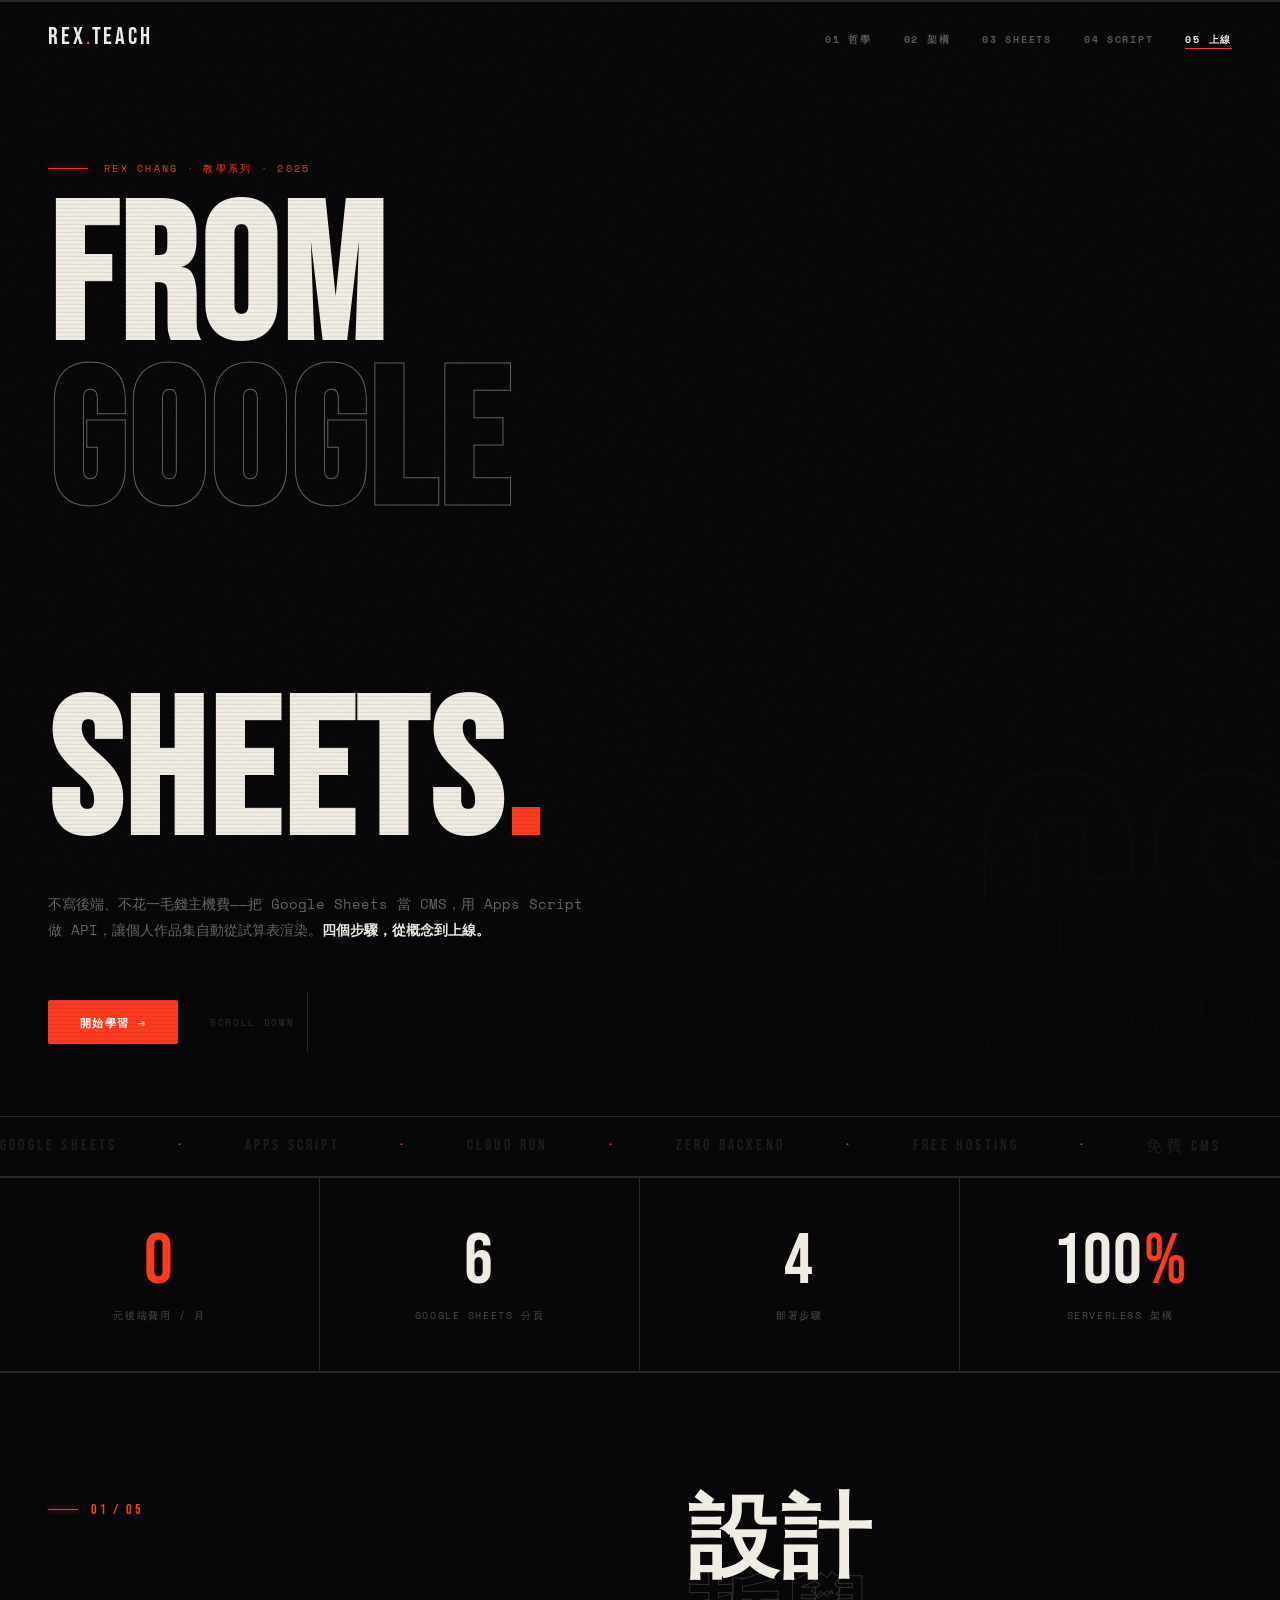
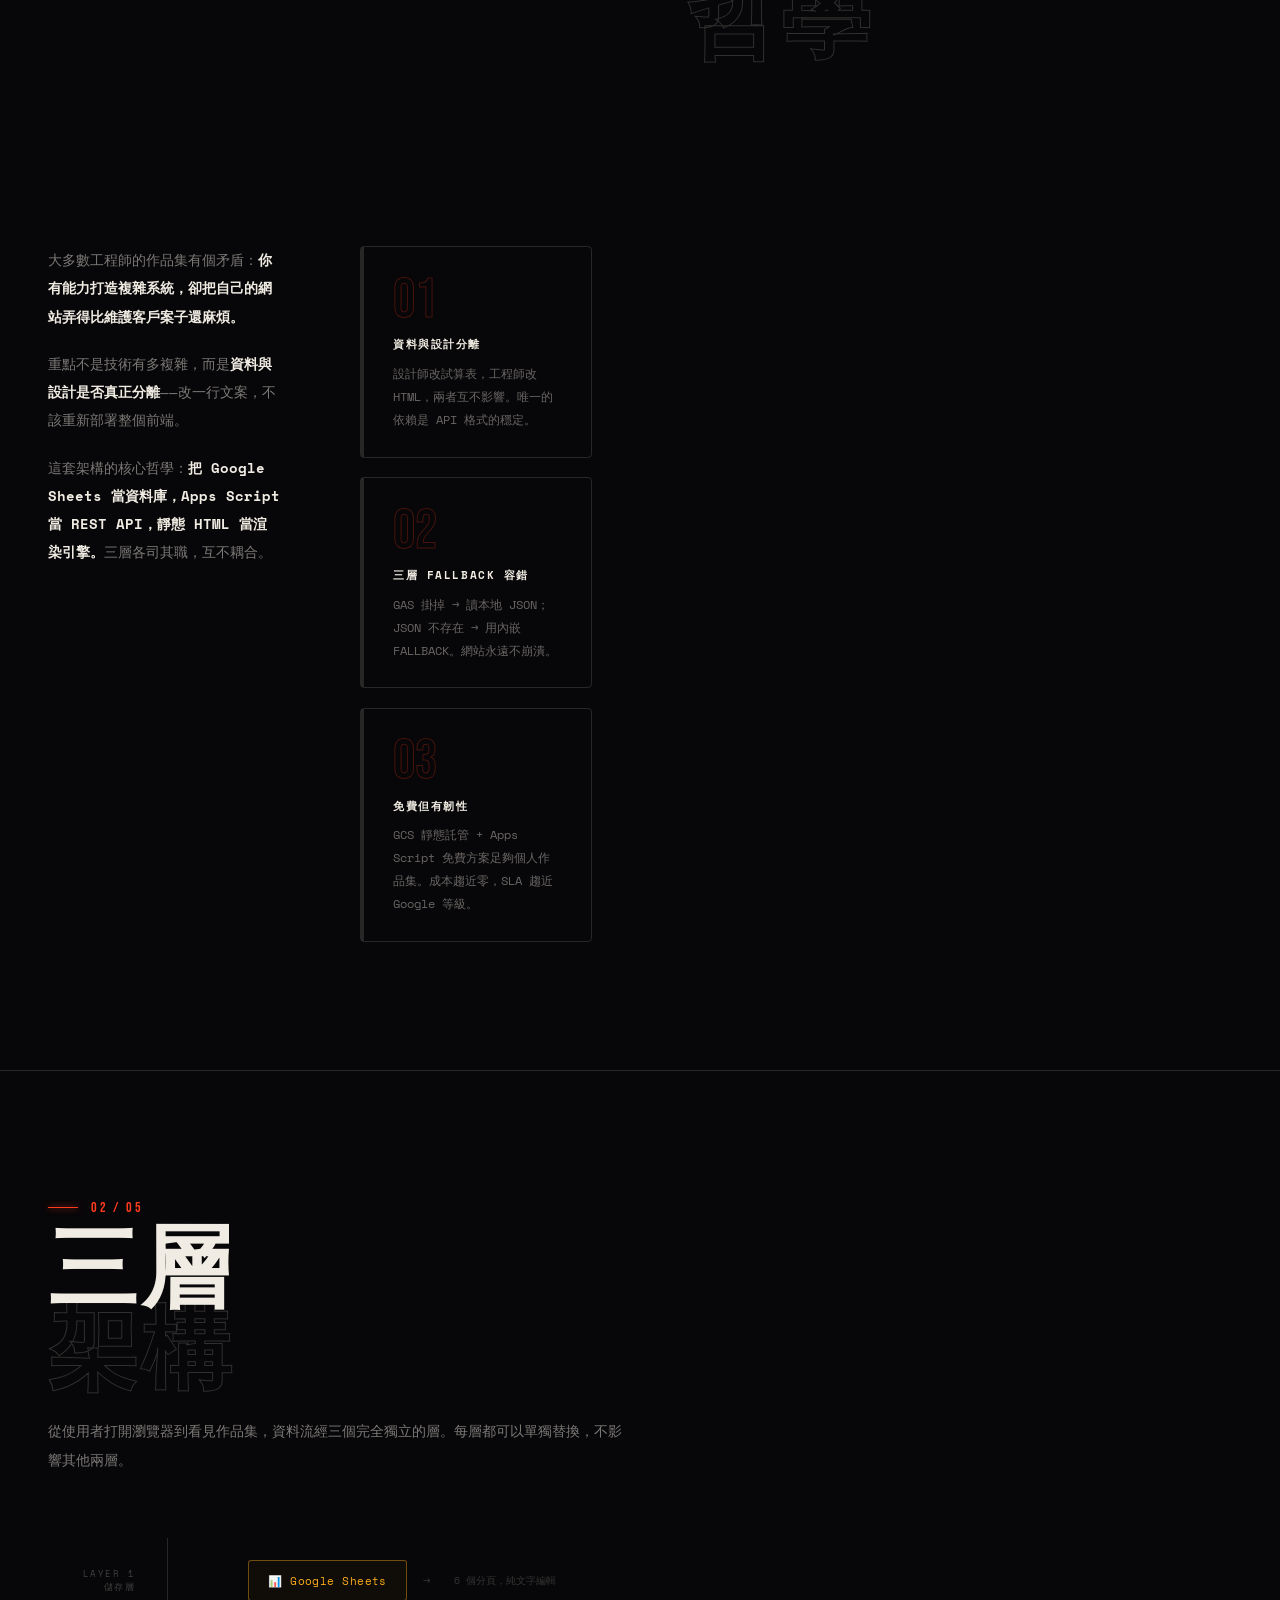
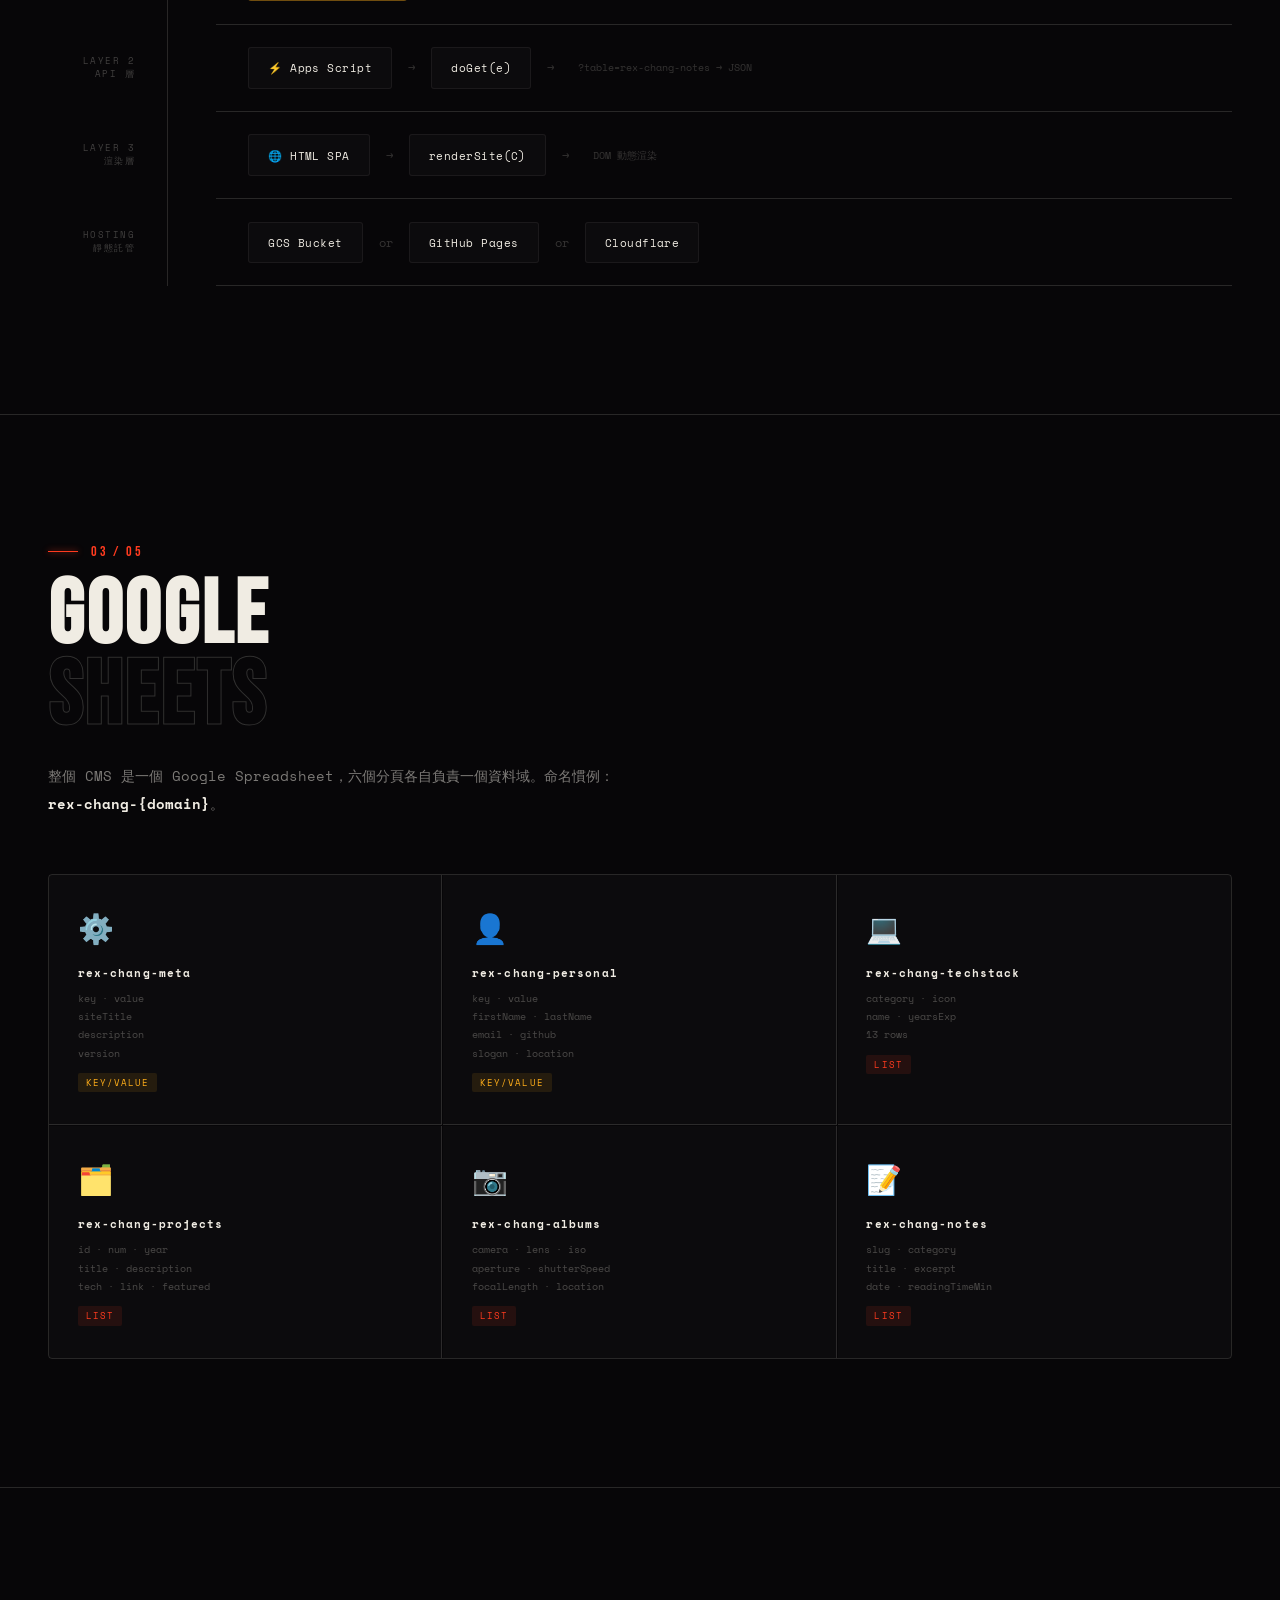
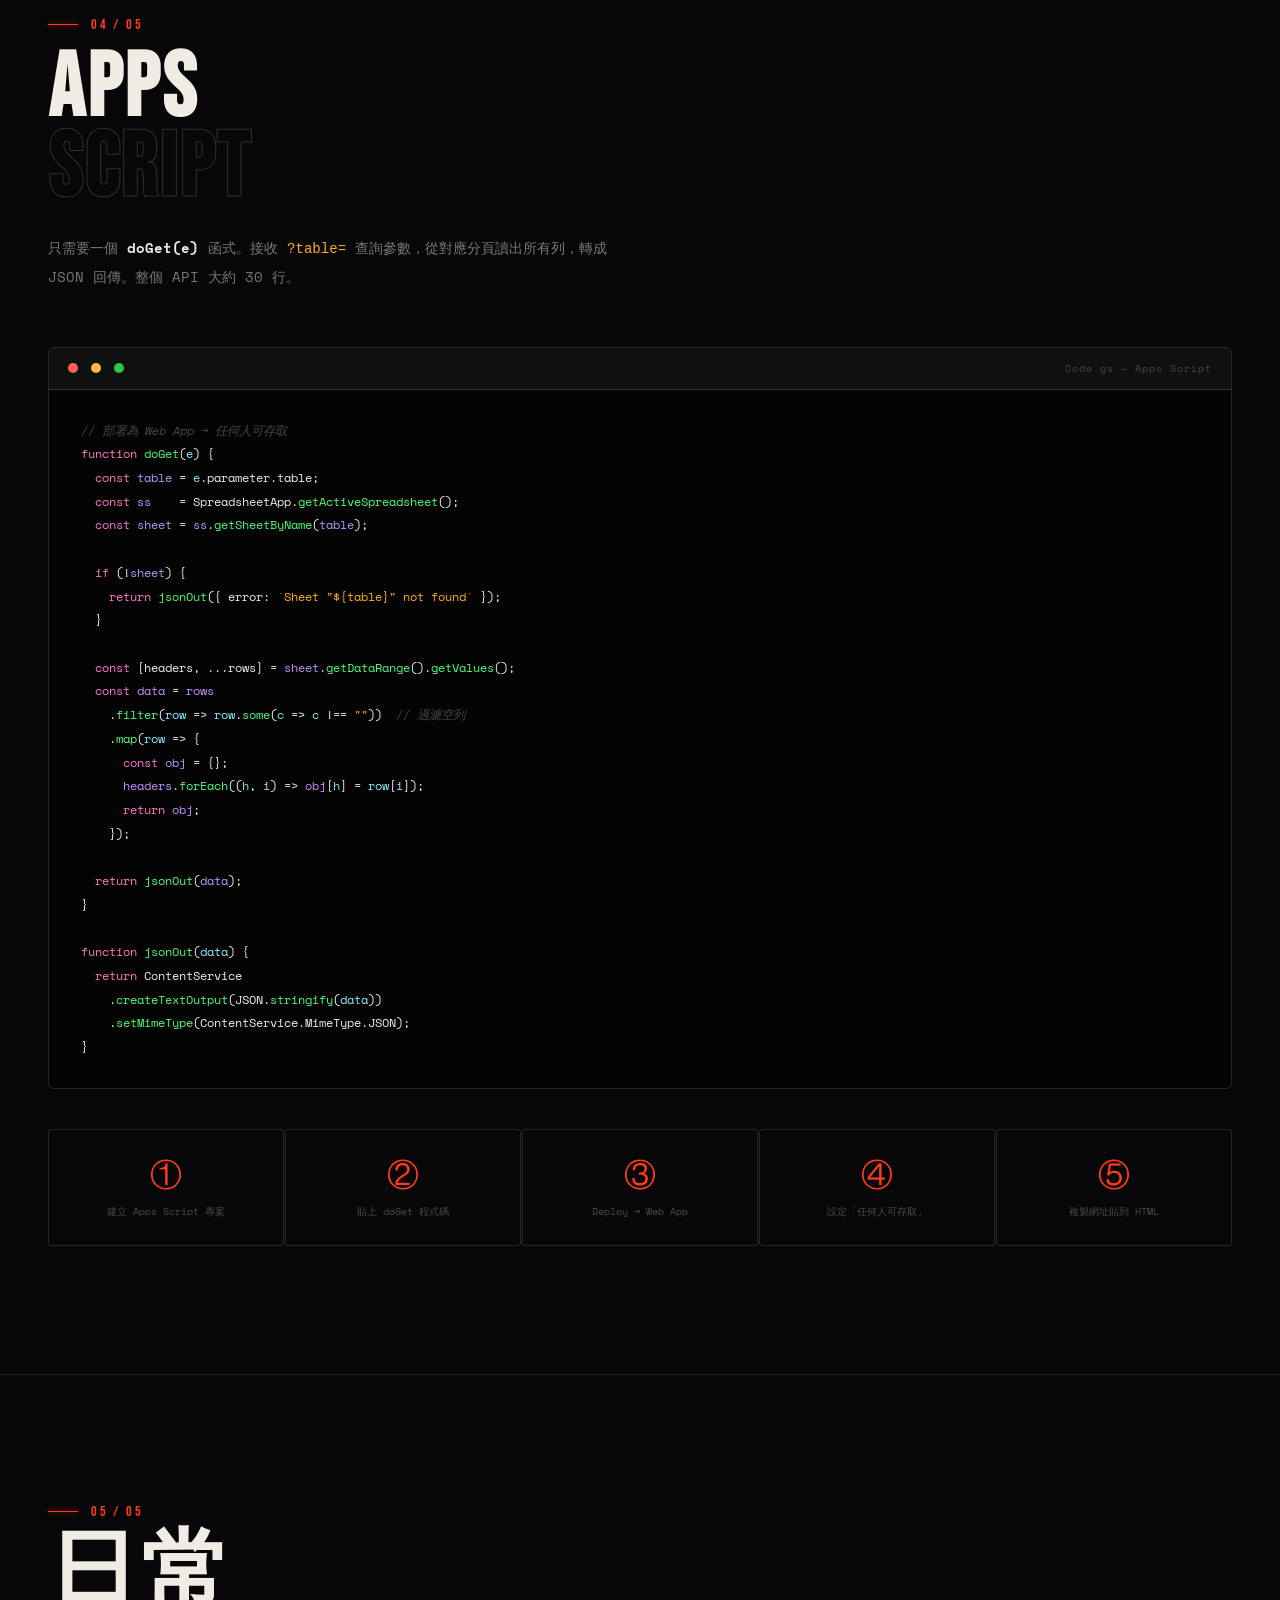
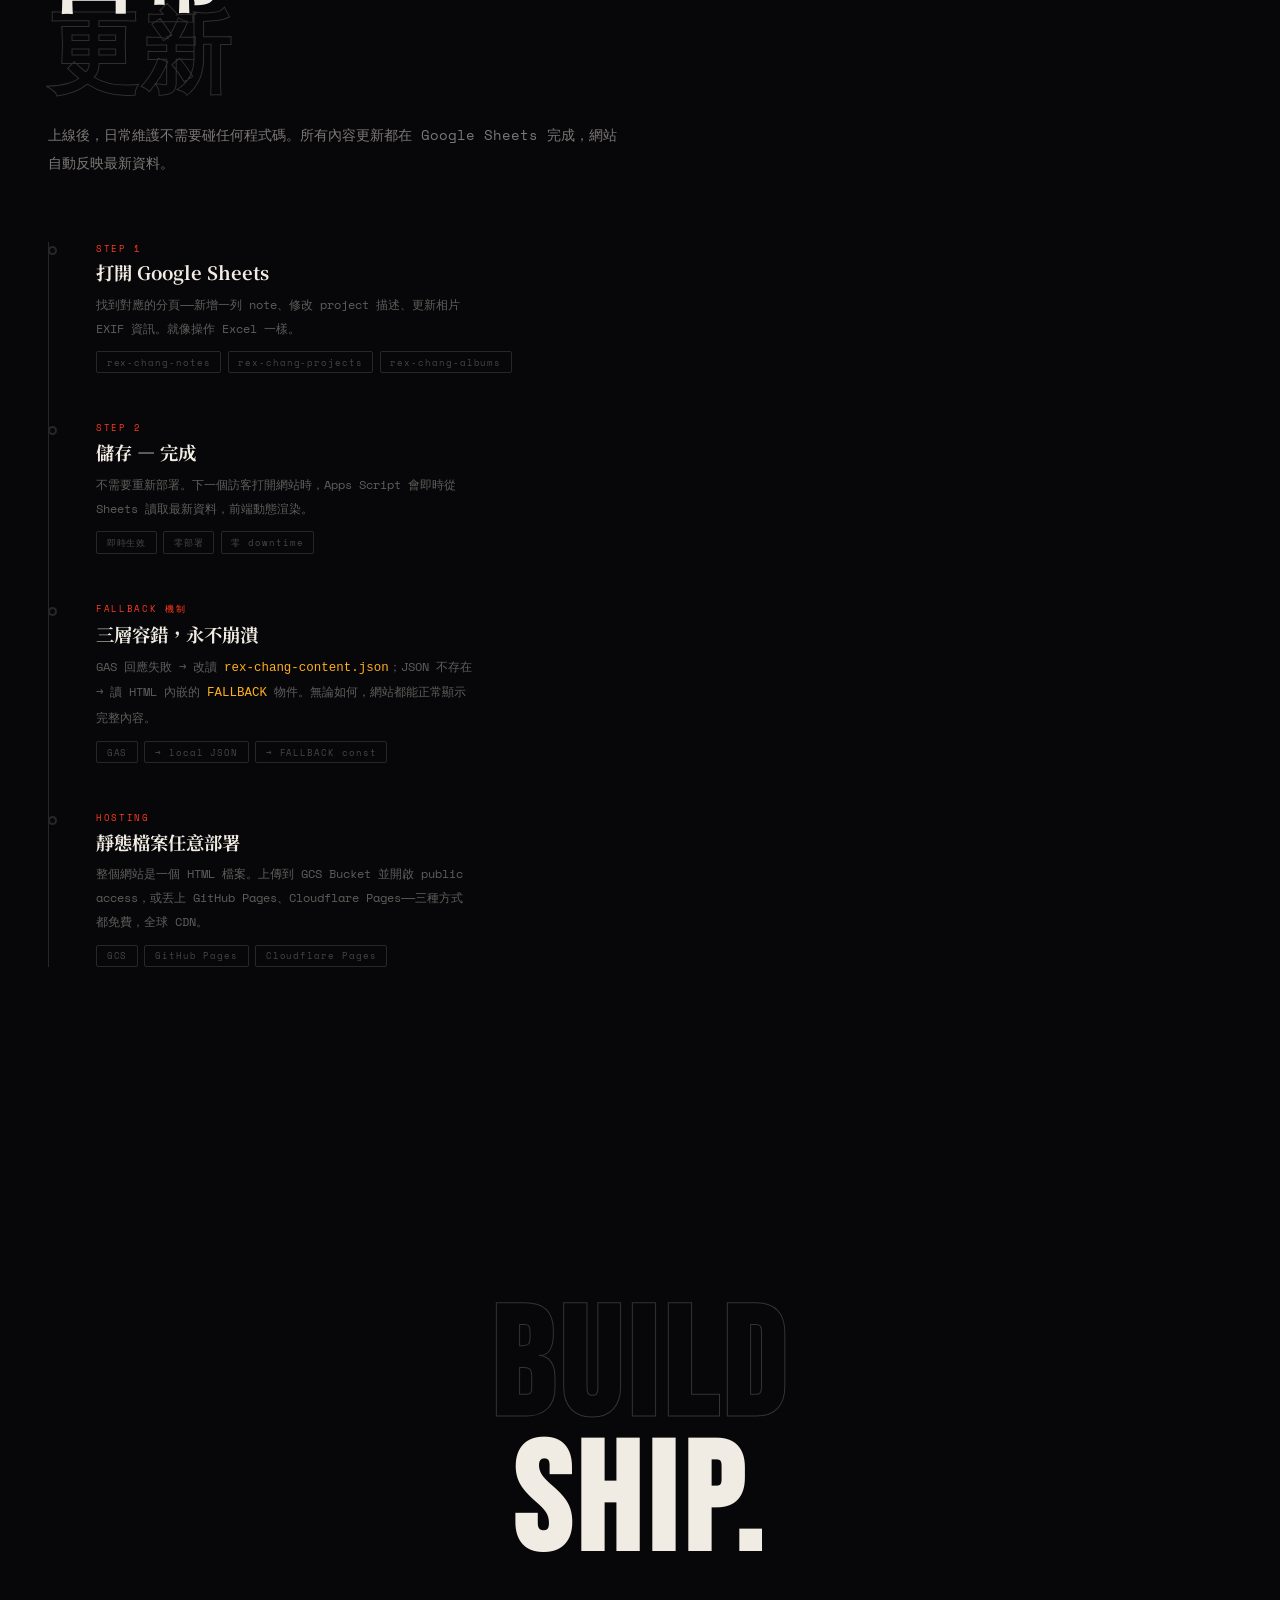
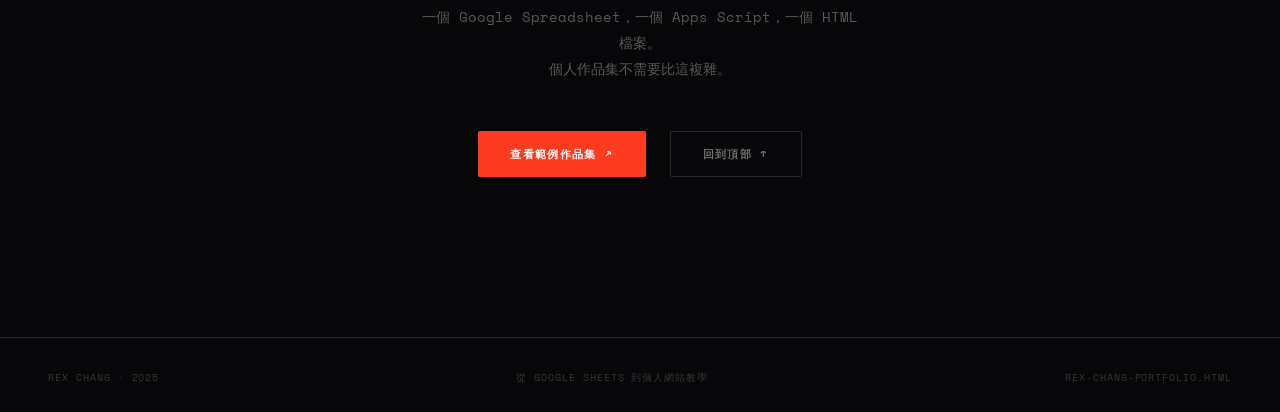
<file: portfolio-tutorial.html>
<!DOCTYPE html>
<html lang="zh-TW">
<head>
<meta charset="UTF-8"/>
<meta name="viewport" content="width=device-width,initial-scale=1.0"/>
<title>從 Google Sheets 到個人網站 — Rex Chang 教學</title>
<link rel="preconnect" href="https://fonts.googleapis.com"/>
<link href="https://fonts.googleapis.com/css2?family=Bebas+Neue&family=Space+Mono:ital,wght@0,400;0,700;1,400&family=Noto+Serif+TC:wght@300;400;700;900&display=swap" rel="stylesheet"/>
<style>
:root {
  --bg: #070608;
  --ink: #f0ece3;
  --red: #ff3b1f;
  --amber: #ffae1a;
  --dim: rgba(240,236,227,.14);
  --dim2: rgba(240,236,227,.06);
  --mono: 'Space Mono', monospace;
  --display: 'Bebas Neue', sans-serif;
  --serif: 'Noto Serif TC', serif;
}
*,*::before,*::after { box-sizing: border-box; margin: 0; padding: 0; }
html { scroll-behavior: smooth; font-size: 16px; }
body {
  background: var(--bg);
  color: var(--ink);
  font-family: var(--mono);
  overflow-x: hidden;
  cursor: crosshair;
}
::selection { background: var(--red); color: #fff; }
img { display: block; max-width: 100%; }
a { color: inherit; text-decoration: none; }

/* ── NOISE OVERLAY ── */
body::before {
  content: '';
  position: fixed; inset: 0; z-index: 9000; pointer-events: none;
  background-image: url("data:image/svg+xml,%3Csvg viewBox='0 0 256 256' xmlns='http://www.w3.org/2000/svg'%3E%3Cfilter id='n'%3E%3CfeTurbulence type='fractalNoise' baseFrequency='.9' numOctaves='4' stitchTiles='stitch'/%3E%3C/filter%3E%3Crect width='100%25' height='100%25' filter='url(%23n)' opacity='.035'/%3E%3C/svg%3E");
  opacity: .6;
}

/* ── PROGRESS BAR ── */
#prog {
  position: fixed; top: 0; left: 0; right: 0; height: 2px; z-index: 8000;
  background: var(--dim);
}
#prog-fill {
  height: 100%; width: 0%; background: var(--red);
  box-shadow: 0 0 12px var(--red);
  transition: width .08s linear;
}

/* ── NAV ── */
nav {
  position: fixed; top: 0; left: 0; right: 0; z-index: 1000;
  display: flex; align-items: center; justify-content: space-between;
  padding: 1.4rem 3rem;
  transition: background .4s, border-color .4s;
  border-bottom: 1px solid transparent;
}
nav.on {
  background: rgba(7,6,8,.88);
  backdrop-filter: blur(24px);
  border-color: var(--dim);
}
.n-logo {
  font-family: var(--display);
  font-size: 1.5rem;
  letter-spacing: .12em;
  color: var(--ink);
}
.n-logo span { color: var(--red); }
.n-steps {
  display: flex; gap: 2rem; list-style: none;
}
.n-steps li a {
  font-size: .6rem; font-weight: 700; letter-spacing: .18em; text-transform: uppercase;
  color: rgba(240,236,227,.35); transition: color .2s; padding-bottom: 2px;
  border-bottom: 1px solid transparent; transition: color .2s, border-color .2s;
}
.n-steps li a:hover, .n-steps li a.active {
  color: var(--ink); border-color: var(--red);
}

/* ── HERO ── */
#hero {
  min-height: 100vh;
  display: flex; flex-direction: column; justify-content: flex-end;
  padding: 10rem 3rem 4rem;
  position: relative; overflow: hidden;
}
.hero-eyebrow {
  font-size: .65rem; letter-spacing: .22em; text-transform: uppercase;
  color: var(--red); margin-bottom: 1.5rem;
  opacity: 0; animation: fadeUp .6s ease .3s forwards;
  display: flex; align-items: center; gap: 1rem;
}
.hero-eyebrow::before {
  content: '';  width: 40px; height: 1px; background: var(--red);
  box-shadow: 0 0 8px var(--red);
}
.hero-h1 {
  font-family: var(--display);
  font-size: clamp(5rem, 15vw, 18rem);
  line-height: .86;
  letter-spacing: .02em;
  opacity: 0; animation: fadeUp .9s ease .5s forwards;
}
.hero-h1 em {
  font-style: normal; display: block;
  color: transparent;
  -webkit-text-stroke: 1px rgba(240,236,227,.4);
}
.hero-h1 .hl { color: var(--red); display: inline; }
.hero-sub {
  margin-top: 2rem; max-width: 60ch;
  font-size: .85rem; line-height: 1.9;
  color: rgba(240,236,227,.42);
  opacity: 0; animation: fadeUp .7s ease .8s forwards;
}
.hero-cta {
  margin-top: 3rem; display: flex; align-items: center; gap: 2rem;
  opacity: 0; animation: fadeUp .7s ease 1s forwards;
}
.btn-primary {
  display: inline-flex; align-items: center; gap: .7rem;
  background: var(--red); color: #fff;
  font-family: var(--mono); font-size: .7rem; font-weight: 700;
  letter-spacing: .12em; text-transform: uppercase;
  padding: .85rem 2rem; border-radius: 2px;
  transition: background .2s, box-shadow .2s;
  box-shadow: 0 0 0 rgba(255,59,31,0);
}
.btn-primary:hover {
  background: #ff5530;
  box-shadow: 0 0 30px rgba(255,59,31,.4);
}
.hero-scroll {
  font-size: .58rem; letter-spacing: .18em; text-transform: uppercase;
  color: rgba(240,236,227,.2);
  display: flex; align-items: center; gap: .8rem;
}
.hero-scroll::after {
  content: ''; width: 1px; height: 60px; background: var(--dim);
  animation: scrollPulse 2s ease-in-out infinite;
}

/* ── SCANLINES ON HERO ── */
#hero::after {
  content: '';
  position: absolute; inset: 0; pointer-events: none;
  background: repeating-linear-gradient(
    0deg,
    transparent,
    transparent 3px,
    rgba(0,0,0,.07) 3px,
    rgba(0,0,0,.07) 4px
  );
}

/* BIG BACKGROUND NUMBER */
.hero-bg-num {
  position: absolute; right: -2rem; bottom: -4rem;
  font-family: var(--display);
  font-size: clamp(14rem, 35vw, 42rem);
  line-height: 1;
  color: transparent; -webkit-text-stroke: 1px rgba(240,236,227,.03);
  pointer-events: none; user-select: none;
  animation: fadeIn 1.5s ease 1.2s both;
}

/* ── SECTION GENERAL ── */
.section {
  padding: 8rem 3rem;
  position: relative;
  border-top: 1px solid var(--dim);
}
.section-num {
  font-family: var(--display); font-size: .9rem; letter-spacing: .2em;
  color: var(--red); margin-bottom: 1rem;
  display: flex; align-items: center; gap: .8rem;
}
.section-num::before { content: ''; width: 30px; height: 1px; background: var(--red); box-shadow: 0 0 6px var(--red); }
.section-title {
  font-family: var(--display);
  font-size: clamp(3.5rem, 7vw, 9rem);
  line-height: .9; letter-spacing: .03em;
  margin-bottom: 1.5rem;
}
.section-title .dim { color: transparent; -webkit-text-stroke: 1px rgba(240,236,227,.18); }
.section-body {
  max-width: 64ch;
  font-size: .88rem; line-height: 2; color: rgba(240,236,227,.5);
}
.section-body p + p { margin-top: 1.2rem; }
.section-body strong { color: var(--ink); font-weight: 700; }

/* ── REVEAL ── */
.rv { opacity: 0; transform: translateY(28px); transition: opacity .9s ease, transform .9s ease; }
.rv.vi { opacity: 1; transform: none; }
.d1 { transition-delay: .1s; } .d2 { transition-delay: .2s; } .d3 { transition-delay: .3s; } .d4 { transition-delay: .4s; }

/* ── STEP 1: 哲學 ── */
#step1 { display: grid; grid-template-columns: 1fr 1fr; gap: 6rem; align-items: start; }
.philosophy-cards { display: flex; flex-direction: column; gap: 1.2rem; }
.ph-card {
  border: 1px solid var(--dim);
  padding: 1.6rem 2rem;
  border-radius: 4px;
  position: relative; overflow: hidden;
  transition: border-color .3s;
}
.ph-card:hover { border-color: rgba(255,59,31,.3); }
.ph-card::before {
  content: ''; position: absolute; top: 0; left: 0; width: 3px; height: 100%;
  background: var(--dim);
  transition: background .3s;
}
.ph-card:hover::before { background: var(--red); box-shadow: 0 0 10px var(--red); }
.ph-num {
  font-family: var(--display); font-size: 3.5rem; line-height: 1;
  color: transparent; -webkit-text-stroke: 1px rgba(255,59,31,.25);
  margin-bottom: .4rem;
}
.ph-title { font-size: .7rem; font-weight: 700; letter-spacing: .14em; text-transform: uppercase; color: var(--ink); margin-bottom: .6rem; }
.ph-body { font-size: .78rem; line-height: 1.85; color: rgba(240,236,227,.42); }

/* ── STEP 2: ARCHITECTURE ── */
#step2 .arch-diagram { margin-top: 4rem; }
.arch-row {
  display: grid;
  grid-template-columns: 120px 1fr;
  gap: 0 3rem;
  margin-bottom: 0;
}
.arch-row + .arch-row { border-top: none; }
.arch-label {
  font-size: .58rem; letter-spacing: .16em; text-transform: uppercase;
  color: rgba(240,236,227,.25); padding: 1.8rem 0; text-align: right;
  border-right: 1px solid var(--dim); padding-right: 2rem;
}
.arch-tier {
  display: flex; align-items: center; gap: 1rem;
  padding: 1.4rem 0 1.4rem 2rem;
  border-bottom: 1px solid var(--dim);
}
.arch-box {
  border: 1px solid var(--dim2);
  padding: .7rem 1.2rem;
  border-radius: 3px;
  font-size: .7rem; letter-spacing: .04em;
  white-space: nowrap;
  background: rgba(240,236,227,.025);
  transition: all .3s;
}
.arch-box:hover { border-color: var(--red); color: var(--red); background: rgba(255,59,31,.04); }
.arch-box.hl { border-color: rgba(255,174,26,.4); color: var(--amber); background: rgba(255,174,26,.04); }
.arch-arrow {
  font-size: .75rem; color: rgba(240,236,227,.2);
}
.arch-note {
  font-size: .62rem; color: rgba(240,236,227,.2); padding-left: .5rem;
  white-space: nowrap;
}

/* ── STEP 3: SHEETS ── */
#step3 .sheets-grid {
  margin-top: 3.5rem;
  display: grid; grid-template-columns: repeat(3, 1fr);
  gap: 1px; border: 1px solid var(--dim);
  border-radius: 4px; overflow: hidden;
}
.sheet-card {
  padding: 2rem 1.8rem;
  background: rgba(240,236,227,.02);
  border-right: 1px solid var(--dim); border-bottom: 1px solid var(--dim);
  transition: background .3s;
  cursor: default;
}
.sheet-card:hover { background: rgba(240,236,227,.04); }
.sheet-card:nth-child(3n) { border-right: none; }
.sheet-card:nth-last-child(-n+3) { border-bottom: none; }
.sc-icon { font-size: 1.8rem; margin-bottom: 1rem; }
.sc-name {
  font-family: var(--mono); font-size: .68rem; font-weight: 700;
  letter-spacing: .1em; color: var(--ink); margin-bottom: .5rem;
}
.sc-cols {
  font-size: .6rem; line-height: 1.9;
  color: rgba(240,236,227,.28);
}
.sc-badge {
  display: inline-block; margin-top: .7rem;
  font-size: .55rem; letter-spacing: .12em; text-transform: uppercase;
  padding: .2rem .5rem; border-radius: 2px;
}
.sc-badge.kv { background: rgba(255,174,26,.1); color: var(--amber); }
.sc-badge.list { background: rgba(255,59,31,.1); color: var(--red); }

/* ── STEP 4: CODE ── */
#step4 .code-window {
  margin-top: 3.5rem;
  border: 1px solid var(--dim);
  border-radius: 6px; overflow: hidden;
}
.code-titlebar {
  display: flex; align-items: center; gap: .8rem;
  padding: .8rem 1.2rem; background: rgba(240,236,227,.04);
  border-bottom: 1px solid var(--dim);
}
.dot { width: 10px; height: 10px; border-radius: 50%; }
.dot.r { background: #ff5f57; }
.dot.y { background: #febc2e; }
.dot.g { background: #28c840; }
.code-filename {
  margin-left: auto; font-size: .62rem; letter-spacing: .1em;
  color: rgba(240,236,227,.25);
}
.code-body {
  padding: 1.8rem 2rem;
  font-size: .78rem; line-height: 1.9;
  overflow-x: auto;
  background: rgba(0,0,0,.4);
}
.code-body pre { white-space: pre; font-family: var(--mono); }
.ck { color: #ff79c6; } /* keyword */
.cf { color: #50fa7b; } /* function */
.cs { color: var(--amber); } /* string */
.co { color: rgba(240,236,227,.28); font-style: italic; } /* comment */
.cn { color: #bd93f9; } /* number/name */
.cp { color: #8be9fd; } /* param */

/* ── STEP 5: FLOW ── */
#step5 .flow-timeline {
  margin-top: 4rem;
  position: relative;
  padding-left: 3rem;
}
.flow-timeline::before {
  content: '';
  position: absolute; left: 0; top: 0; bottom: 0; width: 1px;
  background: var(--dim);
}
.flow-item {
  position: relative; margin-bottom: 3rem;
}
.flow-item::before {
  content: '';
  position: absolute; left: -3rem; top: .3rem;
  width: 9px; height: 9px; border-radius: 50%;
  background: var(--bg); border: 2px solid var(--dim);
  transition: border-color .3s, box-shadow .3s;
}
.flow-item:hover::before {
  border-color: var(--red);
  box-shadow: 0 0 10px var(--red);
}
.flow-step {
  font-size: .58rem; letter-spacing: .18em; text-transform: uppercase;
  color: var(--red); margin-bottom: .4rem;
}
.flow-title {
  font-family: var(--serif); font-size: 1.15rem; font-weight: 700;
  color: var(--ink); margin-bottom: .5rem; line-height: 1.3;
}
.flow-body {
  font-size: .78rem; line-height: 1.9; color: rgba(240,236,227,.38); max-width: 54ch;
}
.flow-tag {
  display: inline-flex; margin-top: .7rem;
  gap: .4rem; flex-wrap: wrap;
}
.tag {
  font-size: .58rem; letter-spacing: .1em; padding: .22rem .6rem;
  border: 1px solid var(--dim); border-radius: 2px;
  color: rgba(240,236,227,.28);
}

/* ── MARQUEE ── */
.marquee-wrap {
  border-top: 1px solid var(--dim); border-bottom: 1px solid var(--dim);
  padding: 1.2rem 0; overflow: hidden;
  display: flex; gap: 0;
}
.marquee {
  display: flex; gap: 3rem; white-space: nowrap;
  animation: marquee 18s linear infinite;
  font-family: var(--display); font-size: 1rem; letter-spacing: .2em;
  color: rgba(240,236,227,.1);
}
.marquee span { color: var(--red); }

/* ── STATS STRIP ── */
.stats-strip {
  display: grid; grid-template-columns: repeat(4, 1fr);
  gap: 0; border-top: 1px solid var(--dim); border-bottom: 1px solid var(--dim);
}
.stat-item {
  padding: 3rem 2.5rem;
  border-right: 1px solid var(--dim);
  text-align: center;
}
.stat-item:last-child { border-right: none; }
.stat-num {
  font-family: var(--display); font-size: 4.5rem;
  line-height: 1; letter-spacing: .02em;
}
.stat-num .red { color: var(--red); }
.stat-label {
  font-size: .62rem; letter-spacing: .16em; text-transform: uppercase;
  color: rgba(240,236,227,.3); margin-top: .6rem;
}

/* ── FINAL CTA ── */
#final {
  padding: 10rem 3rem;
  text-align: center; display: flex; flex-direction: column; align-items: center;
}
.final-title {
  font-family: var(--display);
  font-size: clamp(5rem, 12vw, 16rem);
  line-height: .88; letter-spacing: .04em;
}
.final-title .outline {
  color: transparent; -webkit-text-stroke: 1px rgba(240,236,227,.2);
}
.final-title .solid { color: var(--ink); }
.final-sub {
  margin-top: 2rem; max-width: 50ch;
  font-size: .85rem; line-height: 1.9; color: rgba(240,236,227,.35);
}
.final-btns {
  margin-top: 3rem; display: flex; gap: 1.5rem; flex-wrap: wrap; justify-content: center;
}
.btn-ghost {
  display: inline-flex; align-items: center; gap: .7rem;
  border: 1px solid var(--dim); color: rgba(240,236,227,.45);
  font-family: var(--mono); font-size: .7rem; font-weight: 700;
  letter-spacing: .12em; text-transform: uppercase;
  padding: .85rem 2rem; border-radius: 2px;
  transition: border-color .2s, color .2s;
}
.btn-ghost:hover { border-color: rgba(240,236,227,.4); color: var(--ink); }

/* ── FOOTER ── */
footer {
  padding: 2rem 3rem;
  display: flex; justify-content: space-between; align-items: center;
  border-top: 1px solid var(--dim);
  font-size: .6rem; letter-spacing: .1em; text-transform: uppercase;
  color: rgba(240,236,227,.2);
}
footer a { transition: color .2s; }
footer a:hover { color: var(--ink); }

/* ── KEYFRAMES ── */
@keyframes fadeUp { from { opacity: 0; transform: translateY(20px); } to { opacity: 1; transform: none; } }
@keyframes fadeIn { from { opacity: 0; } to { opacity: 1; } }
@keyframes scrollPulse { 0%,100% { opacity: .2; } 50% { opacity: .6; } }
@keyframes marquee { from { transform: translateX(0); } to { transform: translateX(-50%); } }

/* ── MOBILE ── */
@media (max-width: 900px) {
  nav { padding: 1.2rem 1.5rem; }
  .n-steps { display: none; }
  .section { padding: 5rem 1.5rem; }
  #hero { padding: 8rem 1.5rem 3rem; }
  #step1 { grid-template-columns: 1fr; gap: 3rem; }
  #step3 .sheets-grid { grid-template-columns: 1fr 1fr; }
  .stats-strip { grid-template-columns: 1fr 1fr; }
  .stat-item:nth-child(2) { border-right: none; }
  .arch-row { grid-template-columns: 70px 1fr; gap: 0 1.5rem; }
  footer { flex-direction: column; gap: .8rem; }
}
@media (max-width: 560px) {
  #step3 .sheets-grid { grid-template-columns: 1fr; }
  .sheet-card { border-right: none !important; }
  .stats-strip { grid-template-columns: 1fr 1fr; }
}
</style>
</head>
<body>

<div id="prog"><div id="prog-fill"></div></div>

<nav id="nav">
  <div class="n-logo">REX<span>.</span>TEACH</div>
  <ul class="n-steps">
    <li><a href="#step1" class="nav-link" data-section="step1">01 哲學</a></li>
    <li><a href="#step2" class="nav-link" data-section="step2">02 架構</a></li>
    <li><a href="#step3" class="nav-link" data-section="step3">03 Sheets</a></li>
    <li><a href="#step4" class="nav-link" data-section="step4">04 Script</a></li>
    <li><a href="#step5" class="nav-link" data-section="step5">05 上線</a></li>
  </ul>
</nav>

<!-- ── HERO ── -->
<section id="hero">
  <div class="hero-bg-num">GS</div>
  <div class="hero-eyebrow">Rex Chang · 教學系列 · 2025</div>
  <h1 class="hero-h1">
    <span>FROM</span><br>
    <em>GOOGLE</em><br>
    <span>SHEETS<span class="hl">.</span></span>
  </h1>
  <p class="hero-sub">
    不寫後端、不花一毛錢主機費——把 Google Sheets 當 CMS，用 Apps Script 做 API，讓個人作品集自動從試算表渲染。<strong style="color:var(--ink);">四個步驟，從概念到上線。</strong>
  </p>
  <div class="hero-cta">
    <a href="#step1" class="btn-primary">開始學習 →</a>
    <div class="hero-scroll">SCROLL DOWN</div>
  </div>
</section>

<!-- ── MARQUEE ── -->
<div class="marquee-wrap" aria-hidden="true">
  <div class="marquee">
    GOOGLE SHEETS &nbsp;<span>·</span>&nbsp; APPS SCRIPT &nbsp;<span>·</span>&nbsp; CLOUD RUN &nbsp;<span>·</span>&nbsp; ZERO BACKEND &nbsp;<span>·</span>&nbsp; FREE HOSTING &nbsp;<span>·</span>&nbsp; 免費 CMS &nbsp;<span>·</span>&nbsp; GOOGLE SHEETS &nbsp;<span>·</span>&nbsp; APPS SCRIPT &nbsp;<span>·</span>&nbsp; CLOUD RUN &nbsp;<span>·</span>&nbsp; ZERO BACKEND &nbsp;<span>·</span>&nbsp; FREE HOSTING &nbsp;<span>·</span>&nbsp; 免費 CMS &nbsp;<span>·</span>&nbsp;
    GOOGLE SHEETS &nbsp;<span>·</span>&nbsp; APPS SCRIPT &nbsp;<span>·</span>&nbsp; CLOUD RUN &nbsp;<span>·</span>&nbsp; ZERO BACKEND &nbsp;<span>·</span>&nbsp; FREE HOSTING &nbsp;<span>·</span>&nbsp; 免費 CMS &nbsp;<span>·</span>&nbsp; GOOGLE SHEETS &nbsp;<span>·</span>&nbsp; APPS SCRIPT &nbsp;<span>·</span>&nbsp; CLOUD RUN &nbsp;<span>·</span>&nbsp; ZERO BACKEND &nbsp;<span>·</span>&nbsp; FREE HOSTING &nbsp;<span>·</span>&nbsp; 免費 CMS &nbsp;<span>·</span>&nbsp;
  </div>
</div>

<!-- ── STATS ── -->
<div class="stats-strip">
  <div class="stat-item rv">
    <div class="stat-num"><span class="red" data-count="0">0</span></div>
    <div class="stat-label">元後端費用 / 月</div>
  </div>
  <div class="stat-item rv d1">
    <div class="stat-num"><span data-count="6">0</span></div>
    <div class="stat-label">Google Sheets 分頁</div>
  </div>
  <div class="stat-item rv d2">
    <div class="stat-num"><span data-count="4">0</span></div>
    <div class="stat-label">部署步驟</div>
  </div>
  <div class="stat-item rv d3">
    <div class="stat-num"><span data-count="100">0</span><span class="red">%</span></div>
    <div class="stat-label">Serverless 架構</div>
  </div>
</div>

<!-- ── STEP 1: 哲學 ── -->
<section class="section" id="step1">
  <div class="section-num rv">01 / 05</div>
  <h2 class="section-title rv d1">設計<br><span class="dim">哲學</span></h2>
  <div id="step1" style="margin-top: 4rem; display: grid; grid-template-columns: 1fr 1fr; gap: 5rem; align-items: start;">
    <div class="section-body rv d2">
      <p>大多數工程師的作品集有個矛盾：<strong>你有能力打造複雜系統，卻把自己的網站弄得比維護客戶案子還麻煩。</strong></p>
      <p>重點不是技術有多複雜，而是<strong>資料與設計是否真正分離</strong>——改一行文案，不該重新部署整個前端。</p>
      <p>這套架構的核心哲學：<strong>把 Google Sheets 當資料庫，Apps Script 當 REST API，靜態 HTML 當渲染引擎。</strong>三層各司其職，互不耦合。</p>
    </div>
    <div class="philosophy-cards rv d3">
      <div class="ph-card">
        <div class="ph-num">01</div>
        <div class="ph-title">資料與設計分離</div>
        <div class="ph-body">設計師改試算表，工程師改 HTML，兩者互不影響。唯一的依賴是 API 格式的穩定。</div>
      </div>
      <div class="ph-card">
        <div class="ph-num">02</div>
        <div class="ph-title">三層 Fallback 容錯</div>
        <div class="ph-body">GAS 掛掉 → 讀本地 JSON；JSON 不存在 → 用內嵌 FALLBACK。網站永遠不崩潰。</div>
      </div>
      <div class="ph-card">
        <div class="ph-num">03</div>
        <div class="ph-title">免費但有韌性</div>
        <div class="ph-body">GCS 靜態託管 + Apps Script 免費方案足夠個人作品集。成本趨近零，SLA 趨近 Google 等級。</div>
      </div>
    </div>
  </div>
</section>

<!-- ── STEP 2: 架構 ── -->
<section class="section" id="step2">
  <div class="section-num rv">02 / 05</div>
  <h2 class="section-title rv d1">三層<br><span class="dim">架構</span></h2>
  <div class="section-body rv d2">
    <p>從使用者打開瀏覽器到看見作品集，資料流經三個完全獨立的層。每層都可以單獨替換，不影響其他兩層。</p>
  </div>
  <div class="arch-diagram rv d3">
    <div class="arch-row">
      <div class="arch-label">LAYER 1<br>儲存層</div>
      <div class="arch-tier">
        <div class="arch-box hl">📊 Google Sheets</div>
        <div class="arch-arrow">→</div>
        <div class="arch-note">6 個分頁，純文字編輯</div>
      </div>
    </div>
    <div class="arch-row">
      <div class="arch-label">LAYER 2<br>API 層</div>
      <div class="arch-tier">
        <div class="arch-box">⚡ Apps Script</div>
        <div class="arch-arrow">→</div>
        <div class="arch-box">doGet(e)</div>
        <div class="arch-arrow">→</div>
        <div class="arch-note">?table=rex-chang-notes → JSON</div>
      </div>
    </div>
    <div class="arch-row">
      <div class="arch-label">LAYER 3<br>渲染層</div>
      <div class="arch-tier">
        <div class="arch-box">🌐 HTML SPA</div>
        <div class="arch-arrow">→</div>
        <div class="arch-box">renderSite(C)</div>
        <div class="arch-arrow">→</div>
        <div class="arch-note">DOM 動態渲染</div>
      </div>
    </div>
    <div class="arch-row">
      <div class="arch-label">HOSTING<br>靜態託管</div>
      <div class="arch-tier">
        <div class="arch-box">GCS Bucket</div>
        <div class="arch-arrow">or</div>
        <div class="arch-box">GitHub Pages</div>
        <div class="arch-arrow">or</div>
        <div class="arch-box">Cloudflare</div>
      </div>
    </div>
  </div>
</section>

<!-- ── STEP 3: SHEETS ── -->
<section class="section" id="step3">
  <div class="section-num rv">03 / 05</div>
  <h2 class="section-title rv d1">Google<br><span class="dim">Sheets</span></h2>
  <div class="section-body rv d2">
    <p>整個 CMS 是一個 Google Spreadsheet，六個分頁各自負責一個資料域。命名慣例：<strong>rex-chang-{domain}</strong>。</p>
  </div>
  <div class="sheets-grid rv d3">
    <div class="sheet-card">
      <div class="sc-icon">⚙️</div>
      <div class="sc-name">rex-chang-meta</div>
      <div class="sc-cols">key · value<br>siteTitle<br>description<br>version</div>
      <span class="sc-badge kv">key/value</span>
    </div>
    <div class="sheet-card">
      <div class="sc-icon">👤</div>
      <div class="sc-name">rex-chang-personal</div>
      <div class="sc-cols">key · value<br>firstName · lastName<br>email · github<br>slogan · location</div>
      <span class="sc-badge kv">key/value</span>
    </div>
    <div class="sheet-card">
      <div class="sc-icon">💻</div>
      <div class="sc-name">rex-chang-techstack</div>
      <div class="sc-cols">category · icon<br>name · yearsExp<br>13 rows</div>
      <span class="sc-badge list">list</span>
    </div>
    <div class="sheet-card">
      <div class="sc-icon">🗂️</div>
      <div class="sc-name">rex-chang-projects</div>
      <div class="sc-cols">id · num · year<br>title · description<br>tech · link · featured</div>
      <span class="sc-badge list">list</span>
    </div>
    <div class="sheet-card">
      <div class="sc-icon">📷</div>
      <div class="sc-name">rex-chang-albums</div>
      <div class="sc-cols">camera · lens · iso<br>aperture · shutterSpeed<br>focalLength · location</div>
      <span class="sc-badge list">list</span>
    </div>
    <div class="sheet-card">
      <div class="sc-icon">📝</div>
      <div class="sc-name">rex-chang-notes</div>
      <div class="sc-cols">slug · category<br>title · excerpt<br>date · readingTimeMin</div>
      <span class="sc-badge list">list</span>
    </div>
  </div>
</section>

<!-- ── STEP 4: CODE ── -->
<section class="section" id="step4">
  <div class="section-num rv">04 / 05</div>
  <h2 class="section-title rv d1">Apps<br><span class="dim">Script</span></h2>
  <div class="section-body rv d2">
    <p>只需要一個 <strong>doGet(e)</strong> 函式。接收 <code style="color:var(--amber)">?table=</code> 查詢參數，從對應分頁讀出所有列，轉成 JSON 回傳。整個 API 大約 30 行。</p>
  </div>
  <div class="code-window rv d3">
    <div class="code-titlebar">
      <div class="dot r"></div><div class="dot y"></div><div class="dot g"></div>
      <span class="code-filename">Code.gs — Apps Script</span>
    </div>
    <div class="code-body">
<pre><span class="co">// 部署為 Web App → 任何人可存取</span>
<span class="ck">function</span> <span class="cf">doGet</span>(<span class="cp">e</span>) {
  <span class="ck">const</span> <span class="cn">table</span> = <span class="cp">e</span>.parameter.table;
  <span class="ck">const</span> <span class="cn">ss</span>    = SpreadsheetApp.<span class="cf">getActiveSpreadsheet</span>();
  <span class="ck">const</span> <span class="cn">sheet</span> = <span class="cn">ss</span>.<span class="cf">getSheetByName</span>(<span class="cn">table</span>);

  <span class="ck">if</span> (!<span class="cn">sheet</span>) {
    <span class="ck">return</span> <span class="cf">jsonOut</span>({ error: <span class="cs">`Sheet "${table}" not found`</span> });
  }

  <span class="ck">const</span> [headers, ...rows] = <span class="cn">sheet</span>.<span class="cf">getDataRange</span>().<span class="cf">getValues</span>();
  <span class="ck">const</span> <span class="cn">data</span> = <span class="cn">rows</span>
    .<span class="cf">filter</span>(<span class="cp">row</span> => <span class="cp">row</span>.<span class="cf">some</span>(<span class="cp">c</span> => <span class="cp">c</span> !== <span class="cs">""</span>))  <span class="co">// 過濾空列</span>
    .<span class="cf">map</span>(<span class="cp">row</span> => {
      <span class="ck">const</span> <span class="cn">obj</span> = {};
      <span class="cn">headers</span>.<span class="cf">forEach</span>((<span class="cp">h</span>, <span class="cp">i</span>) => <span class="cn">obj</span>[<span class="cp">h</span>] = <span class="cp">row</span>[<span class="cp">i</span>]);
      <span class="ck">return</span> <span class="cn">obj</span>;
    });

  <span class="ck">return</span> <span class="cf">jsonOut</span>(<span class="cn">data</span>);
}

<span class="ck">function</span> <span class="cf">jsonOut</span>(<span class="cp">data</span>) {
  <span class="ck">return</span> ContentService
    .<span class="cf">createTextOutput</span>(JSON.<span class="cf">stringify</span>(<span class="cp">data</span>))
    .<span class="cf">setMimeType</span>(ContentService.MimeType.JSON);
}</pre>
    </div>
  </div>
  <div style="margin-top: 2.5rem; display: grid; grid-template-columns: repeat(5, 1fr); gap: 1px; rv d4" class="rv d4">
    <div style="padding: 1.5rem; border: 1px solid var(--dim); border-radius: 3px; text-align: center;">
      <div style="font-family: var(--display); font-size: 2rem; color: var(--red);">①</div>
      <div style="font-size: .62rem; color: rgba(240,236,227,.3); margin-top: .4rem; line-height: 1.7;">建立 Apps Script 專案</div>
    </div>
    <div style="padding: 1.5rem; border: 1px solid var(--dim); border-radius: 3px; text-align: center;">
      <div style="font-family: var(--display); font-size: 2rem; color: var(--red);">②</div>
      <div style="font-size: .62rem; color: rgba(240,236,227,.3); margin-top: .4rem; line-height: 1.7;">貼上 doGet 程式碼</div>
    </div>
    <div style="padding: 1.5rem; border: 1px solid var(--dim); border-radius: 3px; text-align: center;">
      <div style="font-family: var(--display); font-size: 2rem; color: var(--red);">③</div>
      <div style="font-size: .62rem; color: rgba(240,236,227,.3); margin-top: .4rem; line-height: 1.7;">Deploy → Web App</div>
    </div>
    <div style="padding: 1.5rem; border: 1px solid var(--dim); border-radius: 3px; text-align: center;">
      <div style="font-family: var(--display); font-size: 2rem; color: var(--red);">④</div>
      <div style="font-size: .62rem; color: rgba(240,236,227,.3); margin-top: .4rem; line-height: 1.7;">設定「任何人可存取」</div>
    </div>
    <div style="padding: 1.5rem; border: 1px solid var(--dim); border-radius: 3px; text-align: center;">
      <div style="font-family: var(--display); font-size: 2rem; color: var(--red);">⑤</div>
      <div style="font-size: .62rem; color: rgba(240,236,227,.3); margin-top: .4rem; line-height: 1.7;">複製網址貼到 HTML</div>
    </div>
  </div>
</section>

<!-- ── STEP 5: 上線 ── -->
<section class="section" id="step5">
  <div class="section-num rv">05 / 05</div>
  <h2 class="section-title rv d1">日常<br><span class="dim">更新</span></h2>
  <div class="section-body rv d2">
    <p>上線後，日常維護不需要碰任何程式碼。所有內容更新都在 Google Sheets 完成，網站自動反映最新資料。</p>
  </div>
  <div class="flow-timeline rv d3">
    <div class="flow-item">
      <div class="flow-step">STEP 1</div>
      <div class="flow-title">打開 Google Sheets</div>
      <div class="flow-body">找到對應的分頁——新增一列 note、修改 project 描述、更新相片 EXIF 資訊。就像操作 Excel 一樣。</div>
      <div class="flow-tag">
        <span class="tag">rex-chang-notes</span>
        <span class="tag">rex-chang-projects</span>
        <span class="tag">rex-chang-albums</span>
      </div>
    </div>
    <div class="flow-item">
      <div class="flow-step">STEP 2</div>
      <div class="flow-title">儲存 — 完成</div>
      <div class="flow-body">不需要重新部署。下一個訪客打開網站時，Apps Script 會即時從 Sheets 讀取最新資料，前端動態渲染。</div>
      <div class="flow-tag">
        <span class="tag">即時生效</span>
        <span class="tag">零部署</span>
        <span class="tag">零 downtime</span>
      </div>
    </div>
    <div class="flow-item">
      <div class="flow-step">FALLBACK 機制</div>
      <div class="flow-title">三層容錯，永不崩潰</div>
      <div class="flow-body">GAS 回應失敗 → 改讀 <code style="color:var(--amber)">rex-chang-content.json</code>；JSON 不存在 → 讀 HTML 內嵌的 <code style="color:var(--amber)">FALLBACK</code> 物件。無論如何，網站都能正常顯示完整內容。</div>
      <div class="flow-tag">
        <span class="tag">GAS</span>
        <span class="tag">→ local JSON</span>
        <span class="tag">→ FALLBACK const</span>
      </div>
    </div>
    <div class="flow-item">
      <div class="flow-step">HOSTING</div>
      <div class="flow-title">靜態檔案任意部署</div>
      <div class="flow-body">整個網站是一個 HTML 檔案。上傳到 GCS Bucket 並開啟 public access，或丟上 GitHub Pages、Cloudflare Pages——三種方式都免費，全球 CDN。</div>
      <div class="flow-tag">
        <span class="tag">GCS</span>
        <span class="tag">GitHub Pages</span>
        <span class="tag">Cloudflare Pages</span>
      </div>
    </div>
  </div>
</section>

<!-- ── FINAL ── -->
<section id="final">
  <h2 class="final-title rv">
    <span class="outline">BUILD</span><br>
    <span class="solid">SHIP.</span>
  </h2>
  <p class="final-sub rv d1">
    一個 Google Spreadsheet，一個 Apps Script，一個 HTML 檔案。<br>
    個人作品集不需要比這複雜。
  </p>
  <div class="final-btns rv d2">
    <a href="rex-chang-portfolio.html" class="btn-primary" target="_blank">查看範例作品集 ↗</a>
    <a href="#hero" class="btn-ghost">回到頂部 ↑</a>
  </div>
</section>

<footer>
  <span>Rex Chang · 2025</span>
  <span>從 Google Sheets 到個人網站教學</span>
  <a href="rex-chang-portfolio.html">rex-chang-portfolio.html</a>
</footer>

<script>
/* ── PROGRESS BAR ── */
window.addEventListener('scroll', () => {
  const el = document.documentElement;
  const pct = el.scrollTop / (el.scrollHeight - el.clientHeight) * 100;
  document.getElementById('prog-fill').style.width = pct + '%';
  document.getElementById('nav').classList.toggle('on', scrollY > 60);
});

/* ── REVEAL ON SCROLL ── */
const io = new IntersectionObserver(entries => {
  entries.forEach(e => { if (e.isIntersecting) { e.target.classList.add('vi'); io.unobserve(e.target); } });
}, { threshold: 0.08 });
document.querySelectorAll('.rv').forEach(el => io.observe(el));

/* ── COUNT UP ANIMATION ── */
const counters = document.querySelectorAll('[data-count]');
const countIO = new IntersectionObserver(entries => {
  entries.forEach(e => {
    if (!e.isIntersecting) return;
    const el = e.target;
    const target = parseInt(el.dataset.count);
    const dur = 1200;
    const start = performance.now();
    function step(now) {
      const p = Math.min((now - start) / dur, 1);
      const ease = 1 - Math.pow(1 - p, 3);
      el.textContent = Math.round(ease * target);
      if (p < 1) requestAnimationFrame(step);
      else el.textContent = target;
    }
    requestAnimationFrame(step);
    countIO.unobserve(el);
  });
}, { threshold: 0.5 });
counters.forEach(el => countIO.observe(el));

/* ── ACTIVE NAV LINKS ── */
const sections = ['step1','step2','step3','step4','step5'];
const navLinks = document.querySelectorAll('.nav-link');
const sectionIO = new IntersectionObserver(entries => {
  entries.forEach(e => {
    if (e.isIntersecting) {
      const id = e.target.id;
      navLinks.forEach(l => l.classList.toggle('active', l.dataset.section === id));
    }
  });
}, { threshold: 0.4 });
sections.forEach(id => { const el = document.getElementById(id); if (el) sectionIO.observe(el); });

/* ── CURSOR GLOW ON INTERACTIVE ── */
document.querySelectorAll('a, button, .ph-card, .sheet-card, .arch-box').forEach(el => {
  el.style.cursor = 'pointer';
});
</script>
</body>
</html>
</file>
